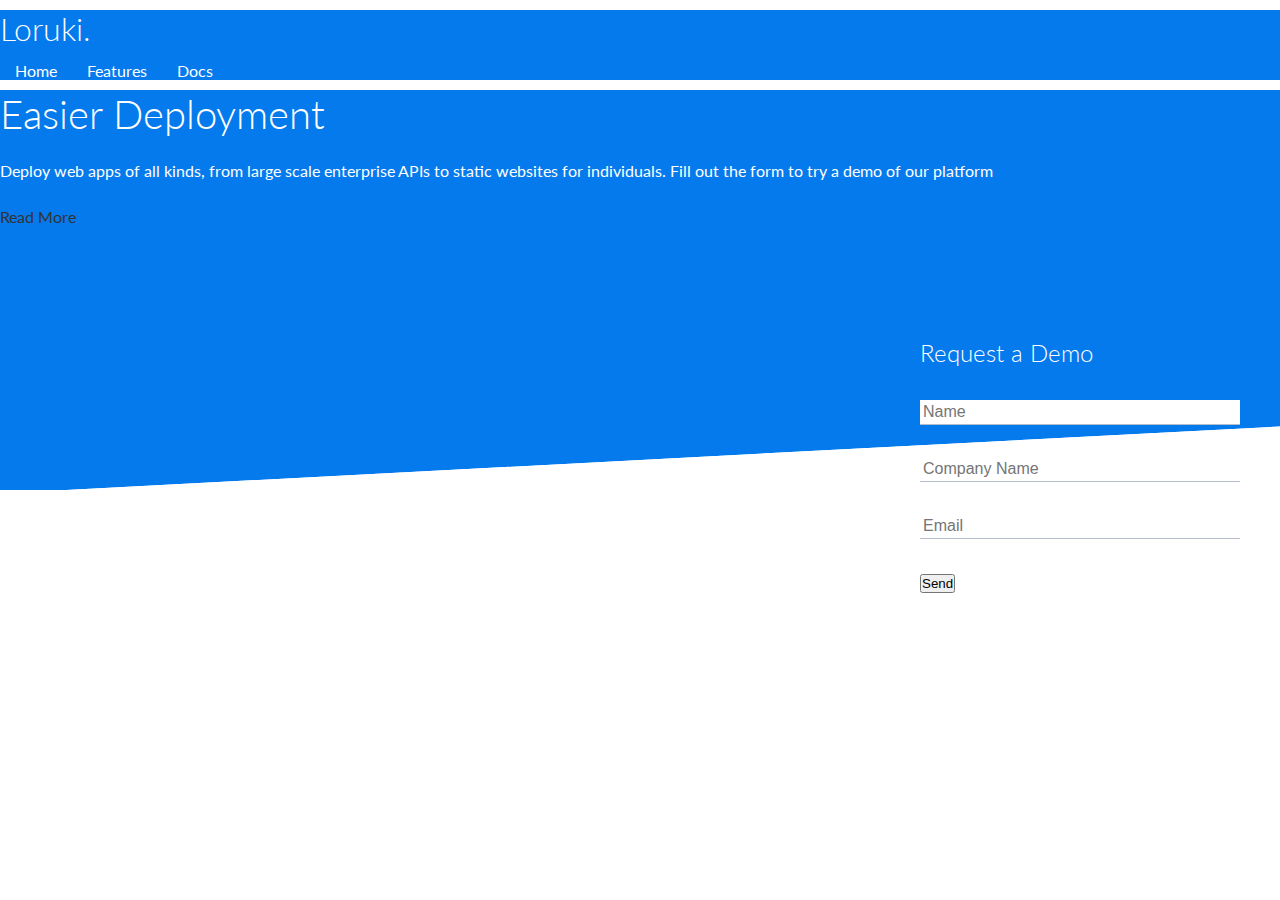
<file: index.html>
<!DOCTYPE html>
<html lang="en">
  <head>
    <meta charset="UTF-8" />
    <meta name="viewport" content="width=device-width, initial-scale=1.0" />
    <link
      rel="stylesheet"
      href="https://cdnjs.cloudflare.com/ajax/libs/font-awesome/6.5.1/css/all.min.css"
      integrity="sha512-DTOQO9RWCH3ppGqcWaEA1BIZOC6xxalwEsw9c2QQeAIftl+Vegovlnee1c9QX4TctnWMn13TZye+giMm8e2LwA=="
      crossorigin="anonymous"
      referrerpolicy="no-referrer"
    />
    <link rel="stylesheet" href="./css/style.css" />
    <title>Loruki | Cloud hosting for everyone</title>
  </head>
  <body>
    <!-- Navbar -->
    <div class="navbar">
      <div class="container flex">
        <h1 class="logo">Loruki.</h1>
        <nav>
          <ul>
            <li><a href="index.html">Home</a></li>
            <li><a href="features.html">Features</a></li>
            <li><a href="docs.html">Docs</a></li>
          </ul>
        </nav>
      </div>
    </div>

    <!-- Showcase -->
    <section class="showcase">
      <div class="container grid">
        <div class="showcase-text">
          <h1>Easier Deployment</h1>
          <p>
            Deploy web apps of all kinds, from large scale enterprise APIs to
            static websites for individuals. Fill out the form to try a demo of
            our platform
          </p>
          <a href="features.html" class="btn btn-outline">Read More</a>
        </div>

        <div class="showcase-form card">
          <h2>Request a Demo</h2>
          <form>
            <div class="form-control">
              <input type="text" name="name" placeholder="Name" required />
            </div>
            <div class="form-control">
              <input
                type="text"
                name="company"
                placeholder="Company Name"
                required
              />
            </div>
            <div class="form-control">
              <input type="email" name="email" placeholder="Email" required />
            </div>

            <input type="submit" value="Send" class="btn btn-primary" />
          </form>
        </div>
      </div>
    </section>
  </body>
</html>
</file>
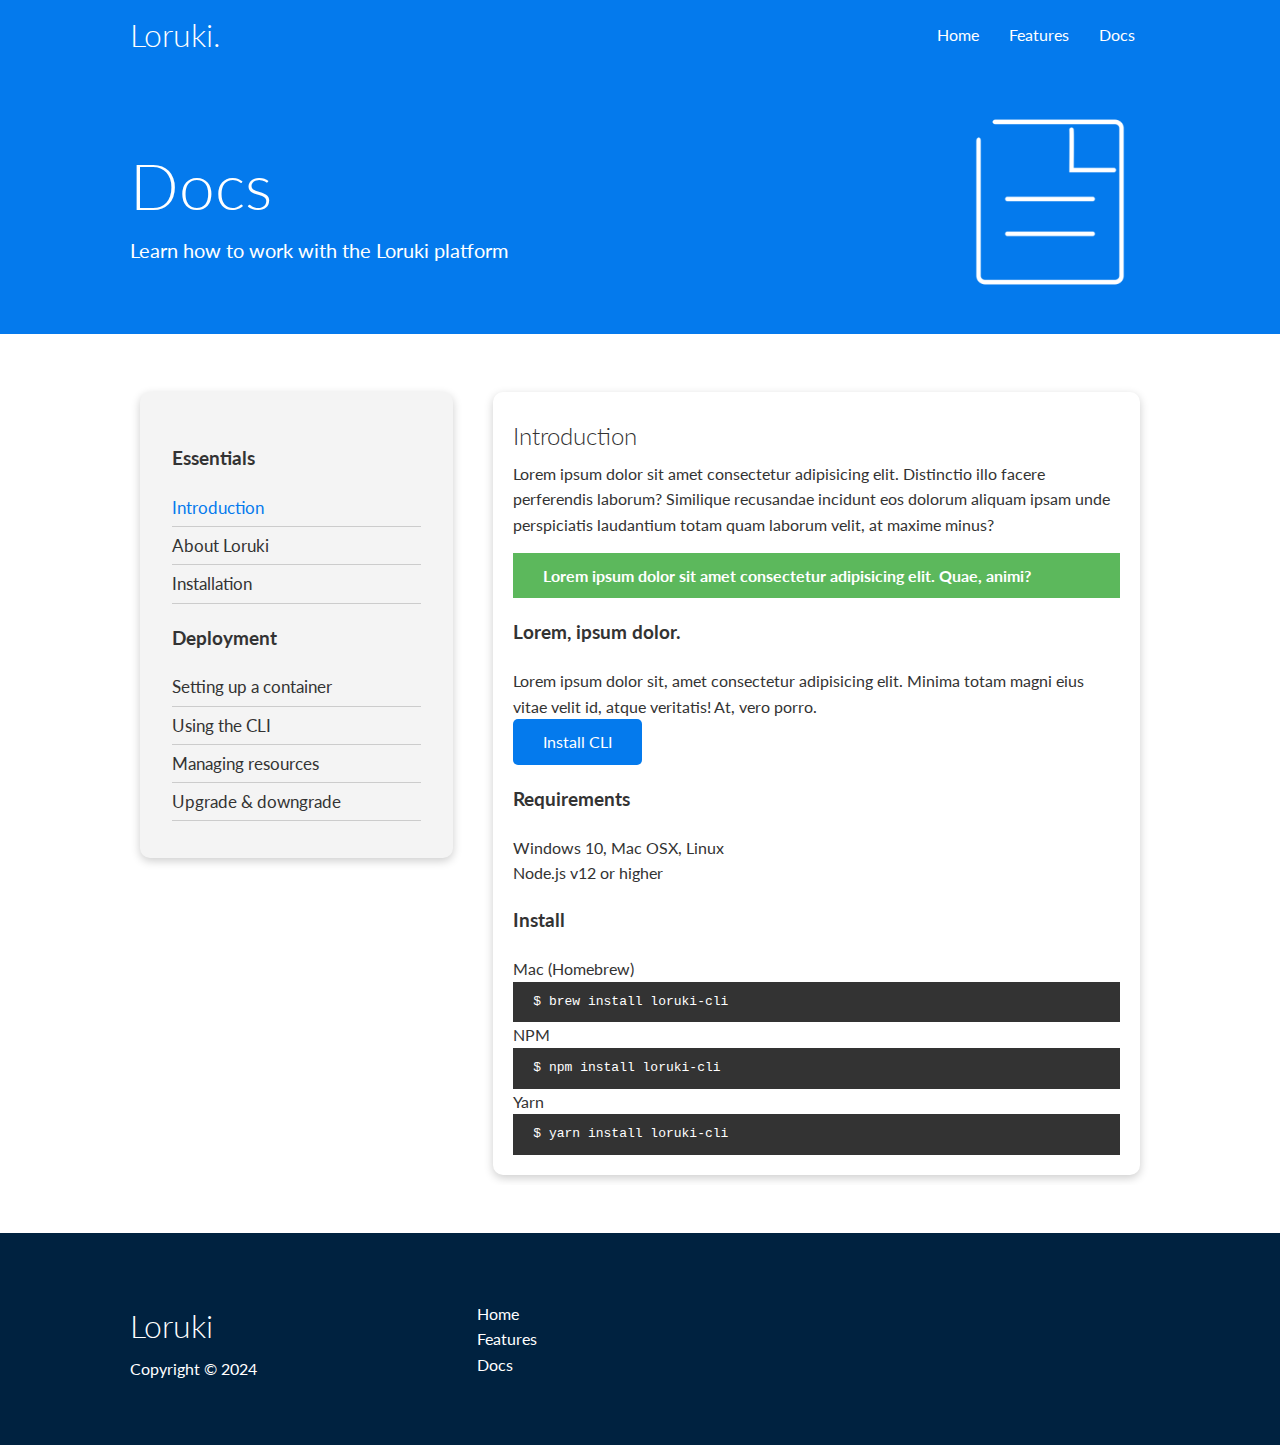
<file: docs.html>
<!DOCTYPE html>
<html lang="en">
  <head>
    <meta charset="UTF-8" />
    <meta name="viewport" content="width=device-width, initial-scale=1.0" />
    <link
      rel="stylesheet"
      href="https://cdnjs.cloudflare.com/ajax/libs/font-awesome/6.5.1/css/all.min.css"
      integrity="sha512-DTOQO9RWCH3ppGqcWaEA1BIZOC6xxalwEsw9c2QQeAIftl+Vegovlnee1c9QX4TctnWMn13TZye+giMm8e2LwA=="
      crossorigin="anonymous"
      referrerpolicy="no-referrer"
    />
    <link rel="stylesheet" href="./css/utilities.css" />
    <link rel="stylesheet" href="./css/style.css" />
    <title>Loruki | Cloud hosting for everyone</title>
  </head>
  <body>
    <!-- Navbar -->
    <div class="navbar">
      <div class="container flex">
        <h1 class="logo">Loruki.</h1>
        <nav>
          <ul>
            <li><a href="index.html">Home</a></li>
            <li><a href="features.html">Features</a></li>
            <li><a href="docs.html">Docs</a></li>
          </ul>
        </nav>
      </div>
    </div>
    <!-- Head -->
    <section class="docs-head bg-primary py-3">
      <div class="container grid">
        <div>
          <h1 class="xl">Docs</h1>
          <p class="lead">Learn how to work with the Loruki platform</p>
        </div>
        <img src="images/docs.png" alt="" />
      </div>
    </section>

    <!-- Docs main -->
    <section class="docs-main my-4">
      <div class="container grid">
        <div class="card bg-light p-3">
          <h3 class="my-2">Essentials</h3>
          <nav>
            <ul>
              <li><a class="text-primary" href="#">Introduction</a></li>
              <li><a href="#">About Loruki</a></li>
              <li><a href="#">Installation</a></li>
            </ul>
          </nav>

          <h3 class="my-2">Deployment</h3>
          <nav>
            <ul>
              <li><a href="#">Setting up a container</a></li>
              <li><a href="#">Using the CLI</a></li>
              <li><a href="#">Managing resources</a></li>
              <li><a href="#">Upgrade & downgrade</a></li>
            </ul>
          </nav>
        </div>
        <div class="card">
          <h2>Introduction</h2>
          <p>
            Lorem ipsum dolor sit amet consectetur adipisicing elit. Distinctio
            illo facere perferendis laborum? Similique recusandae incidunt eos
            dolorum aliquam ipsam unde perspiciatis laudantium totam quam
            laborum velit, at maxime minus?
          </p>

          <div class="alert alert-success">
            <i class="fas fa-info"></i> Lorem ipsum dolor sit amet consectetur
            adipisicing elit. Quae, animi?
          </div>

          <h3>Lorem, ipsum dolor.</h3>
          <p>
            Lorem ipsum dolor sit, amet consectetur adipisicing elit. Minima
            totam magni eius vitae velit id, atque veritatis! At, vero porro.
          </p>
          <a href="#" class="btn btn-primary">Install CLI</a>

          <h3>Requirements</h3>
          <ul>
            <li>Windows 10, Mac OSX, Linux</li>
            <li>Node.js v12 or higher</li>
          </ul>

          <h3>Install</h3>
          <p>Mac (Homebrew)</p>
          <pre><code>$ brew install loruki-cli</code></pre>
          <p>NPM</p>
          <pre><code>$ npm install loruki-cli</code></pre>
          <p>Yarn</p>
          <pre><code>$ yarn install loruki-cli</code></pre>
        </div>
      </div>
    </section>

    <!-- Footer -->
    <footer class="footer bg-dark py-5">
      <div class="container grid grid-3">
        <div>
          <h1>Loruki</h1>
          <p>Copyright &copy; 2024</p>
        </div>
        <nav>
          <ul>
            <li><a href="index.html">Home</a></li>
            <li><a href="features.html">Features</a></li>
            <li><a href="docs.html">Docs</a></li>
          </ul>
        </nav>
        <div class="social">
          <a href="#"><i class="fab fa-github fa-2x"></i></a>
          <a href="#"><i class="fab fa-facebook fa-2x"></i></a>
          <a href="#"><i class="fab fa-instagram fa-2x"></i></a>
          <a href="#"><i class="fab fa-twitter fa-2x"></i></a>
        </div>
      </div>
    </footer>
  </body>
</html>
</file>
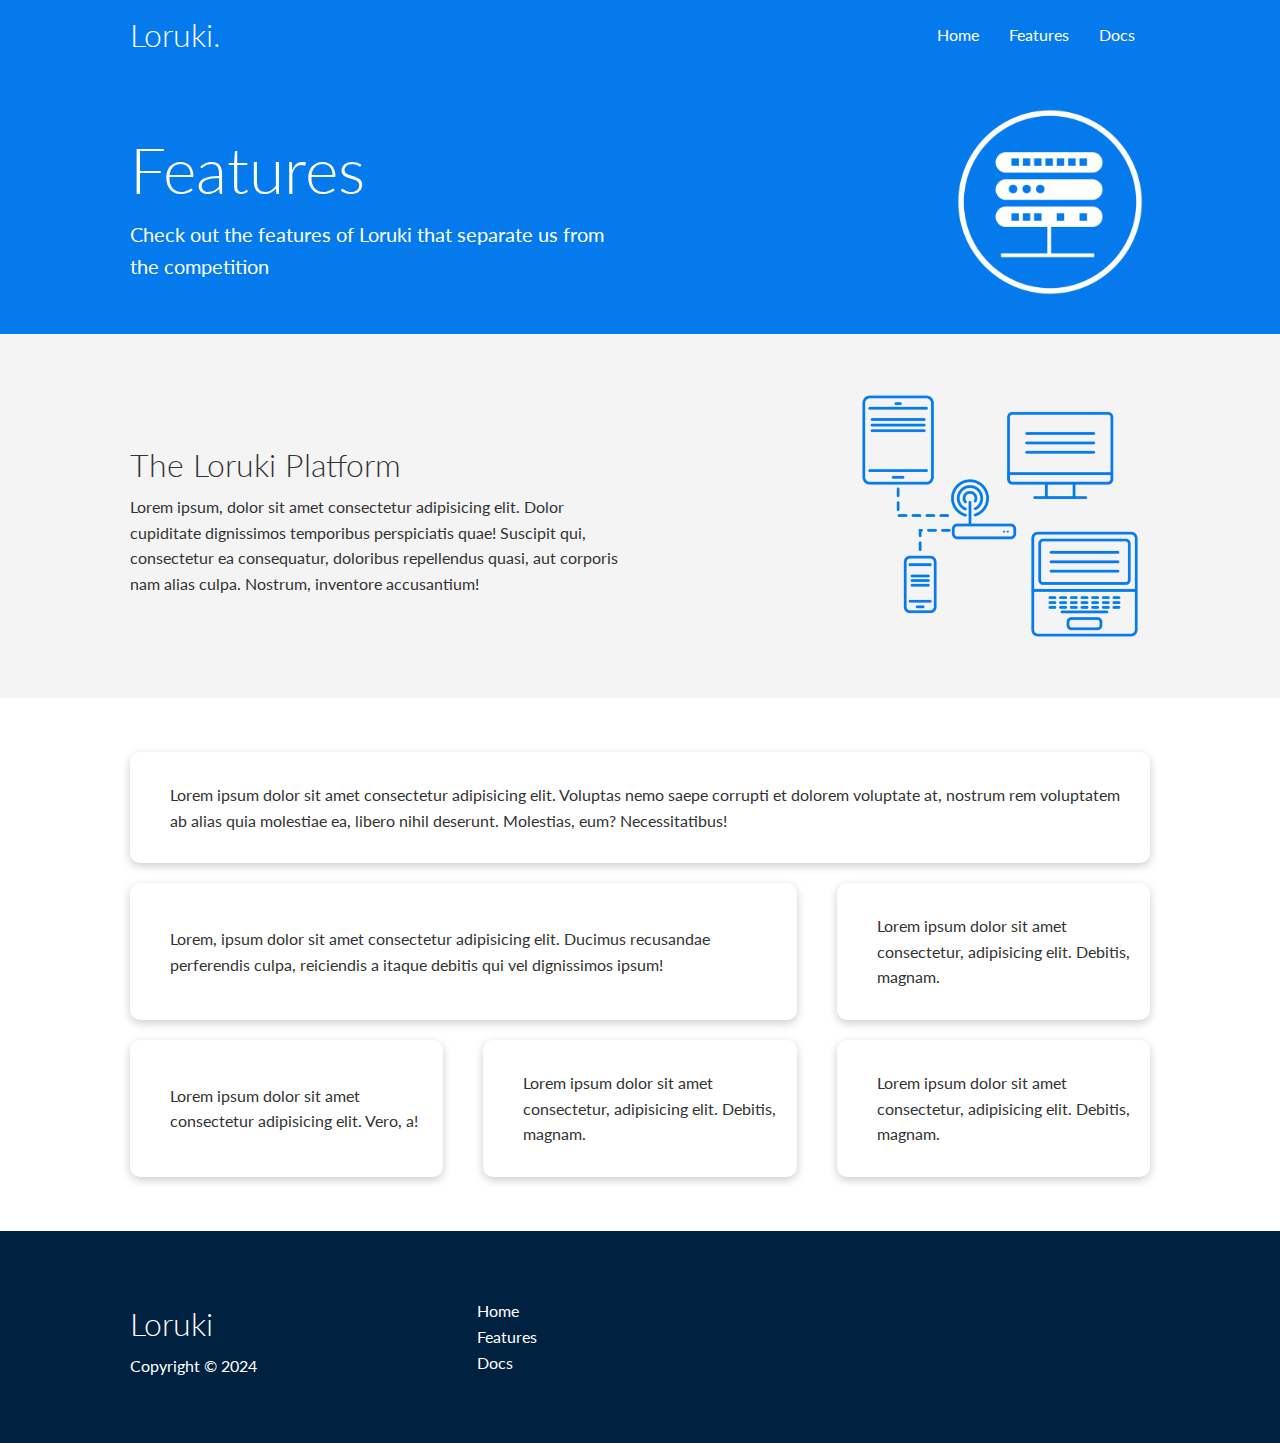
<file: features.html>
<!DOCTYPE html>
<html lang="en">
  <head>
    <meta charset="UTF-8" />
    <meta name="viewport" content="width=device-width, initial-scale=1.0" />
    <link
      rel="stylesheet"
      href="https://cdnjs.cloudflare.com/ajax/libs/font-awesome/6.5.1/css/all.min.css"
      integrity="sha512-DTOQO9RWCH3ppGqcWaEA1BIZOC6xxalwEsw9c2QQeAIftl+Vegovlnee1c9QX4TctnWMn13TZye+giMm8e2LwA=="
      crossorigin="anonymous"
      referrerpolicy="no-referrer"
    />
    <link rel="stylesheet" href="./css/utilities.css" />
    <link rel="stylesheet" href="./css/style.css" />
    <title>Loruki | Cloud hosting for everyone</title>
  </head>
  <body>
    <!-- Navbar -->
    <div class="navbar">
      <div class="container flex">
        <h1 class="logo">Loruki.</h1>
        <nav>
          <ul>
            <li><a href="index.html">Home</a></li>
            <li><a href="features.html">Features</a></li>
            <li><a href="docs.html">Docs</a></li>
          </ul>
        </nav>
      </div>
    </div>

    <!-- Head -->
    <section class="features-head bg-primary py-3">
      <div class="container grid">
        <div>
          <h1 class="xl">Features</h1>
          <p class="lead">
            Check out the features of Loruki that separate us from the
            competition
          </p>
        </div>
        <img src="images/server.png" alt="" />
      </div>
    </section>

    <!-- Sub head -->
    <section class="features-sub-head bg-light py-3">
      <div class="container grid">
        <div>
          <h1 class="md">The Loruki Platform</h1>
          <p>
            Lorem ipsum, dolor sit amet consectetur adipisicing elit. Dolor
            cupiditate dignissimos temporibus perspiciatis quae! Suscipit qui,
            consectetur ea consequatur, doloribus repellendus quasi, aut
            corporis nam alias culpa. Nostrum, inventore accusantium!
          </p>
        </div>
        <img src="images/server2.png" alt="" />
      </div>
    </section>

    <section class="features-main my-2">
      <div class="container grid grid-3">
        <div class="card flex">
          <i class="fas fa-server fa-3x"></i>
          <p>
            Lorem ipsum dolor sit amet consectetur adipisicing elit. Voluptas
            nemo saepe corrupti et dolorem voluptate at, nostrum rem voluptatem
            ab alias quia molestiae ea, libero nihil deserunt. Molestias, eum?
            Necessitatibus!
          </p>
        </div>
        <div class="card flex">
          <i class="fas fa-network-wired fa-3x"></i>
          <p>
            Lorem, ipsum dolor sit amet consectetur adipisicing elit. Ducimus
            recusandae perferendis culpa, reiciendis a itaque debitis qui vel
            dignissimos ipsum!
          </p>
        </div>
        <div class="card flex">
          <i class="fas fa-laptop-code fa-3x"></i>
          <p>
            Lorem ipsum dolor sit amet consectetur, adipisicing elit. Debitis,
            magnam.
          </p>
        </div>
        <div class="card flex">
          <i class="fas fa-database fa-3x"></i>
          <p>
            Lorem ipsum dolor sit amet consectetur adipisicing elit. Vero, a!
          </p>
        </div>
        <div class="card flex">
          <i class="fas fa-power-off fa-3x"></i>
          <p>
            Lorem ipsum dolor sit amet consectetur, adipisicing elit. Debitis,
            magnam.
          </p>
        </div>
        <div class="card flex">
          <i class="fas fa-upload fa-3x"></i>
          <p>
            Lorem ipsum dolor sit amet consectetur, adipisicing elit. Debitis,
            magnam.
          </p>
        </div>
      </div>
    </section>

    <!-- Footer -->
    <footer class="footer bg-dark py-5">
      <div class="container grid grid-3">
        <div>
          <h1>Loruki</h1>
          <p>Copyright &copy; 2024</p>
        </div>
        <nav>
          <ul>
            <li><a href="index.html">Home</a></li>
            <li><a href="features.html">Features</a></li>
            <li><a href="docs.html">Docs</a></li>
          </ul>
        </nav>
        <div class="social">
          <a href="#"><i class="fab fa-github fa-2x"></i></a>
          <a href="#"><i class="fab fa-facebook fa-2x"></i></a>
          <a href="#"><i class="fab fa-instagram fa-2x"></i></a>
          <a href="#"><i class="fab fa-twitter fa-2x"></i></a>
        </div>
      </div>
    </footer>
  </body>
</html>
</file>
<file: css/style.css>
@import url("https://fonts.googleapis.com/css2?family=Lato:wght@300&display=swap");

:root {
  --primary-color: #047aed;
  --secondary-color: #1c3fa8;
  --dark-color: #002240;
  --light-color: #f4f4f4;
  --success-color: #5cb85c;
  --error-color: #d9534f;
}
* {
  box-sizing: border-box;
  padding: 0;
  margin: 0;
}

body {
  font-family: "Lato", sans-serif;
  color: #333;
  line-height: 1.6;
}

ul {
  list-style-type: none;
}
a {
  text-decoration: none;
  color: #333;
}

h1,
h2 {
  font-weight: 300;
  line-height: 1.2;
  margin: 10px 0;
}
p {
  margin: 10px, 0;
}
img {
  width: 100%;
}

code,
pre {
  background: #333;
  color: #fff;
  padding: 10px;
}

/* Navbar */
.navbar {
  background-color: var(--primary-color);
  color: #fff;
  height: 70px;
}

.navbar ul {
  display: flex;
}

.navbar a {
  color: #fff;
  padding: 10px;
  margin: 0 5px;
}

.navbar a:hover {
  border-bottom: 2px #fff solid;
}

.navbar .flex {
  justify-content: space-between;
}

/* Showcase */
.showcase {
  height: 400px;
  background-color: var(--primary-color);
  color: #fff;
  position: relative;
}

.showcase h1 {
  font-size: 40px;
}

.showcase p {
  margin: 20px 0;
}

.showcase .grid {
  grid-template-columns: 55% 45%;
  gap: 30px;
  overflow: visible;
}

.showcase-form {
  position: relative;
  top: 60px;
  height: 350px;
  width: 400px;
  padding: 40px;
  z-index: 100;
  justify-self: flex-end;
}

.showcase-form .form-control {
  margin: 30px 0;
}

.showcase-form input[type="text"],
.showcase-form input[type="email"] {
  border: 0;
  border-bottom: 1px solid #b4becb;
  width: 100%;
  padding: 3px;
  font-size: 16px;
}

.showcase-form input:focus {
  outline: none;
}

.showcase::before,
.showcase::after {
  content: "";
  position: absolute;
  height: 100px;
  bottom: -70px;
  right: 0;
  left: 0;
  background-color: #fff;
  transform: skewY(-3deg);
  -webkit-transform: skewY(-3deg);
  -moz-transform: skewY(-3deg);
  -ms-transform: skewY(-3deg);
}

/* Stats */
.stats {
  padding-top: 100px;
}

.stats-heading {
  max-width: 500px;
  margin: auto;
}

.stats .grid h3 {
  font-size: 35px;
}
.stats .grid p {
  font-size: 20px;
  font-weight: bold;
}

/* Cli */
.cli .grid {
  grid-template-columns: repeat(3, 1fr);
  grid-template-rows: repeat(2, 1fr);
}

.cli .grid > *:first-child {
  grid-column: 1 / 3;
  grid-row: 1 / 3;
}

/* Cloud */
.cloud .grid {
  grid-template-columns: 4fr 3fr;
}

/* Languages */
.languages .flex {
  flex-wrap: wrap;
}

.languages .card {
  text-align: center;
  margin: 18px 10px 40px;
  transition: transform 0.2s ease-in;
}

.languages .card h4 {
  font-size: 20px;
  margin-bottom: 10px;
}

.languages .card:hover {
  transform: translateY(-15px);
}

/* Footer */
.footer .social a {
  margin: 0 10px;
}

/* Features */
.features-head img,
.docs-head img {
  width: 200px;
  justify-self: flex-end;
}
.features-sub-head img {
  width: 300px;
  justify-self: flex-end;
}

.features-main .card > i {
  margin-right: 20px;
}

.features-main .grid {
  padding: 30px;
}

.features-main .grid > *:first-child {
  grid-column: 1/4;
}

.features-main .grid > *:nth-child(2) {
  grid-column: 1/3;
}

/* Docs */
.docs-main h3 {
  margin: 20px 0;
}

.docs-main .grid {
  grid-template-columns: 1fr 2fr;
  align-items: flex-start;
}

.docs-main nav li {
  font-size: 17px;
  padding-bottom: 5px;
  margin-bottom: 5px;
  border-bottom: 1px #ccc solid;
}

.docs-main a:hover {
  font-weight: bold;
}

/* Media queries */
/* Tablets and under */
@media (max-width: 768px) {
  .grid,
  .showcase .grid,
  .stats .grid,
  .cli .grid,
  .cloud .grid,
  .features-main .grid,
  .docs-main .grid {
    grid-template-columns: 1fr;
    grid-template-rows: 1fr;
  }
  .showcase {
    height: auto;
  }
  .showcase-text {
    text-align: center;
    margin-top: 40px;
  }

  .showcase-form {
    justify-self: center;
    margin: auto;
  }

  .cli .grid > *:first-child {
    grid-column: 1;
    grid-row: 1;
  }

  .features-head,
  .features-sub-head,
  .docs-head {
    text-align: center;
  }
  .features-head img,
  .features-sub-head img,
  .docs-head img {
    justify-self: center;
  }

  .features-main .grid > *:first-child,
  .features-main .grid > *:nth-child(2) {
    grid-column: 1;
  }
}

/* Mobile */
@media (max-width: 768px) {
  .navbar {
    height: 110px;
  }

  .navbar .flex {
    flex-direction: column;
  }
  .navbar ul {
    padding: 10px;
    background-color: rgba(0, 0, 0, 0.1);
  }
}
</file>
<file: css/utilities.css>
/* Utilities */

.container {
  max-width: 1100px;
  margin: 0 auto;
  overflow: auto;
  padding: 0 40px;
}

.card {
  background-color: #fff;
  color: #333;
  border-radius: 10px;
  box-shadow: 0 3px 10px rgba(0, 0, 0, 0.2);
  padding: 20px;
  margin: 10px;
}

.btn {
  display: inline-block;
  padding: 10px 30px;
  cursor: pointer;
  background: var(--primary-color);
  color: #fff;
  border: none;
  border-radius: 5px;
}

.btn-outline {
  background: transparent;
  border: 1px solid #fff;
}

.btn:hover {
  transform: scale(0.98);
}

/* Backgrounds and colored buttons */
.bg-primary,
.btn-primary {
  background-color: var(--primary-color);
  color: #fff;
}
.bg-secondary,
.btn-secondary {
  background-color: var(--secondary-color);
  color: #fff;
}
.bg-dark,
.btn-dark {
  background-color: var(--dark-color);
  color: #fff;
}

.bg-light,
.btn-light {
  background-color: var(--light-color);
  color: #333;
}

.bg-primary a,
.btn-primary a,
.bg-secondary a,
.btn-secondary a,
.bg-dark a,
.btn-dark a {
  color: #fff;
}

/* Text sizes */
.lead {
  font-size: 20px;
}

.text-primary {
  color: var(--primary-color);
}
.text-secondary {
  color: var(--secondary-color);
}
.text-dark {
  color: var(--dark-color);
}

.text-light {
  color: var(--light-color);
}

.sm {
  font-size: 1rem;
}

.md {
  font-size: 2rem;
}

.lg {
  font-size: 3rem;
}

.xl {
  font-size: 4rem;
}

.text-center {
  text-align: center;
}

/* Alert */
.alert {
  background-color: var(--light-color);
  padding: 10px 20px;
  font-weight: bold;
  margin: 15px 0;
}

.alert i {
  margin-right: 10px;
}

.alert-success {
  background-color: var(--success-color);
  color: #fff;
}

.alert-error {
  background-color: var(--error-color);
  color: #fff;
}

.flex {
  display: flex;
  justify-content: center;
  align-items: center;
  height: 100%;
}

.grid {
  display: grid;
  grid-template-columns: repeat(2, 1fr);
  gap: 20px;
  justify-content: center;
  align-items: center;
  height: 100%;
}

.grid-3 {
  grid-template-columns: repeat(3, 1fr);
}

/* Margin */
.my-1 {
  margin: 1rem 0;
}
.my-2 {
  margin: 1.5rem 0;
}
.my-3 {
  margin: 2rem 0;
}
.my-4 {
  margin: 3rem 0;
}
.my-5 {
  margin: 4rem 0;
}

.m-1 {
  margin: 1rem;
}
.m-2 {
  margin: 1.5rem;
}
.m-3 {
  margin: 2rem;
}
.m-4 {
  margin: 3rem;
}
.m-5 {
  margin: 4rem;
}

/* Padding */
.py-1 {
  padding: 1rem 0;
}
.py-2 {
  padding: 1.5rem 0;
}
.py-3 {
  padding: 2rem 0;
}
.py-4 {
  padding: 3rem 0;
}
.py-5 {
  padding: 4rem 0;
}

.p-1 {
  padding: 1rem;
}
.p-2 {
  padding: 1.5rem;
}
.p-3 {
  padding: 2rem;
}
.p-4 {
  padding: 3rem;
}
.p-5 {
  padding: 4rem;
}
</file>
